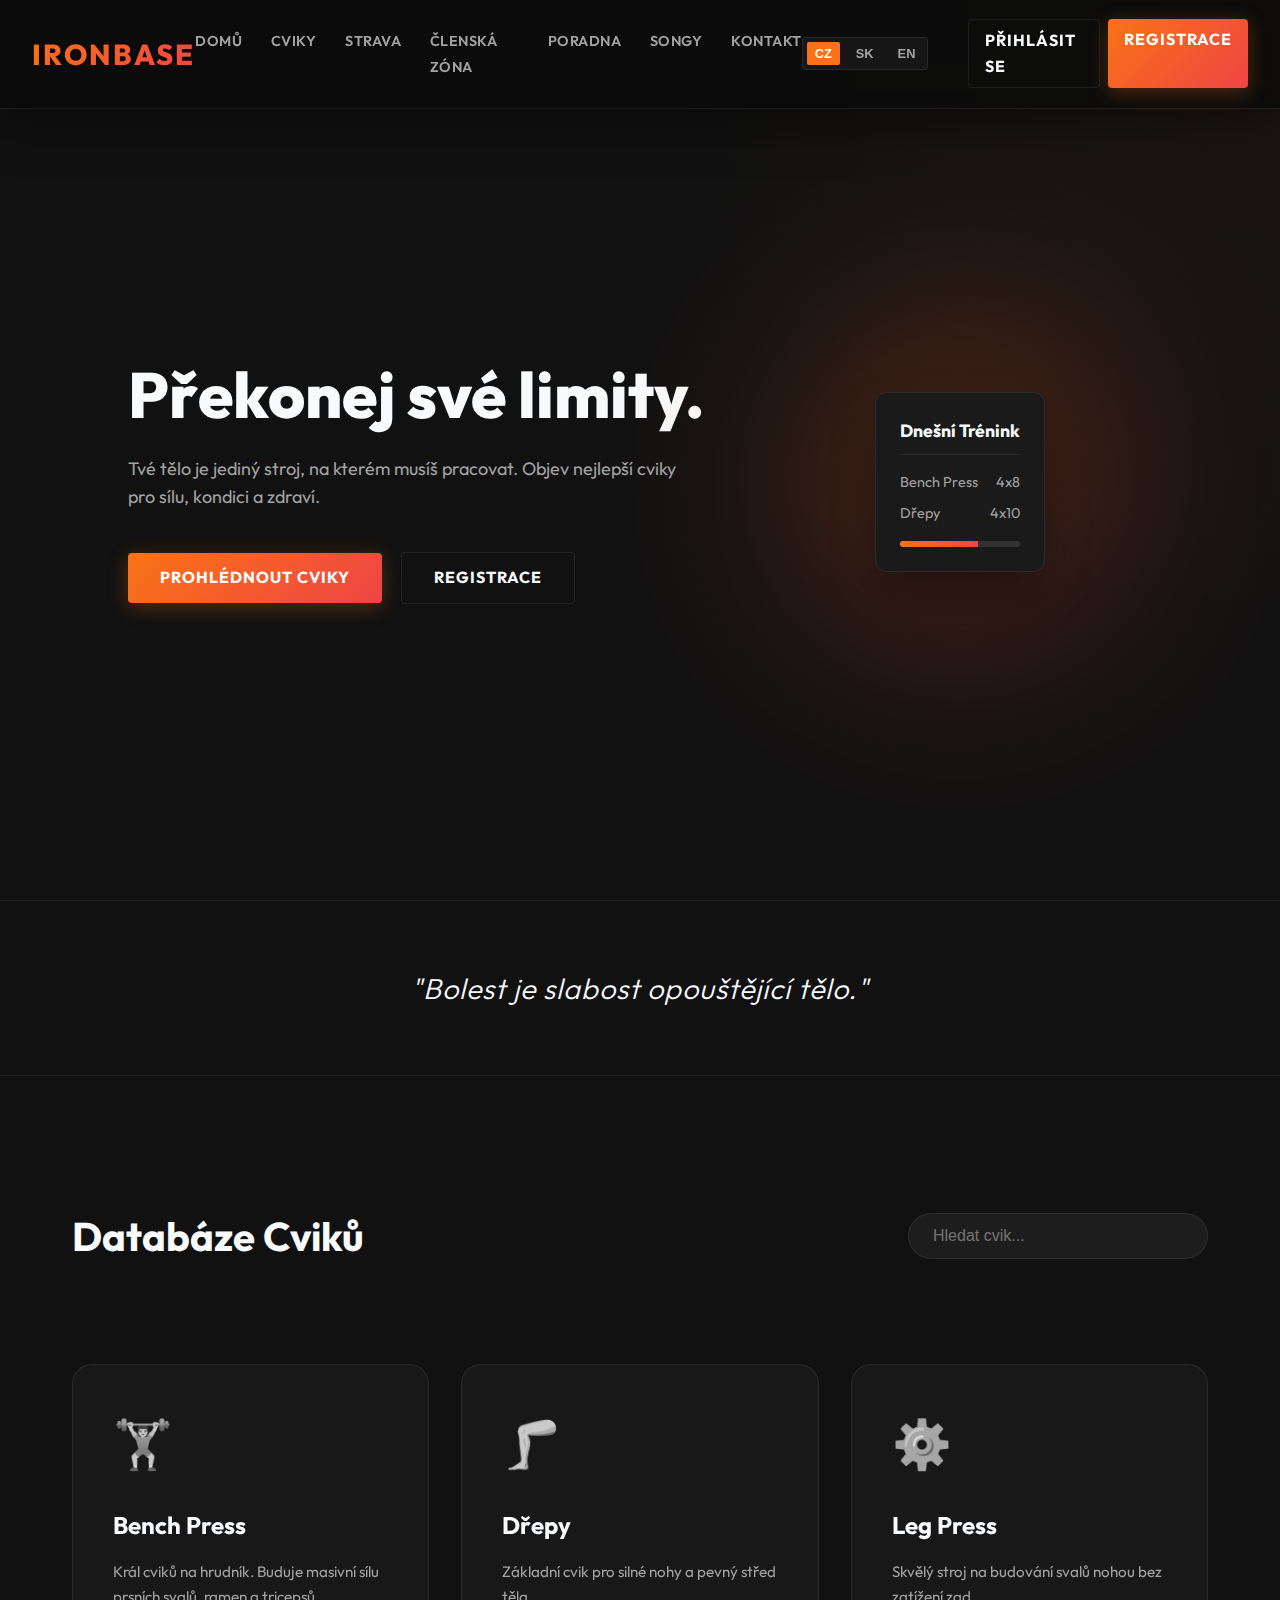
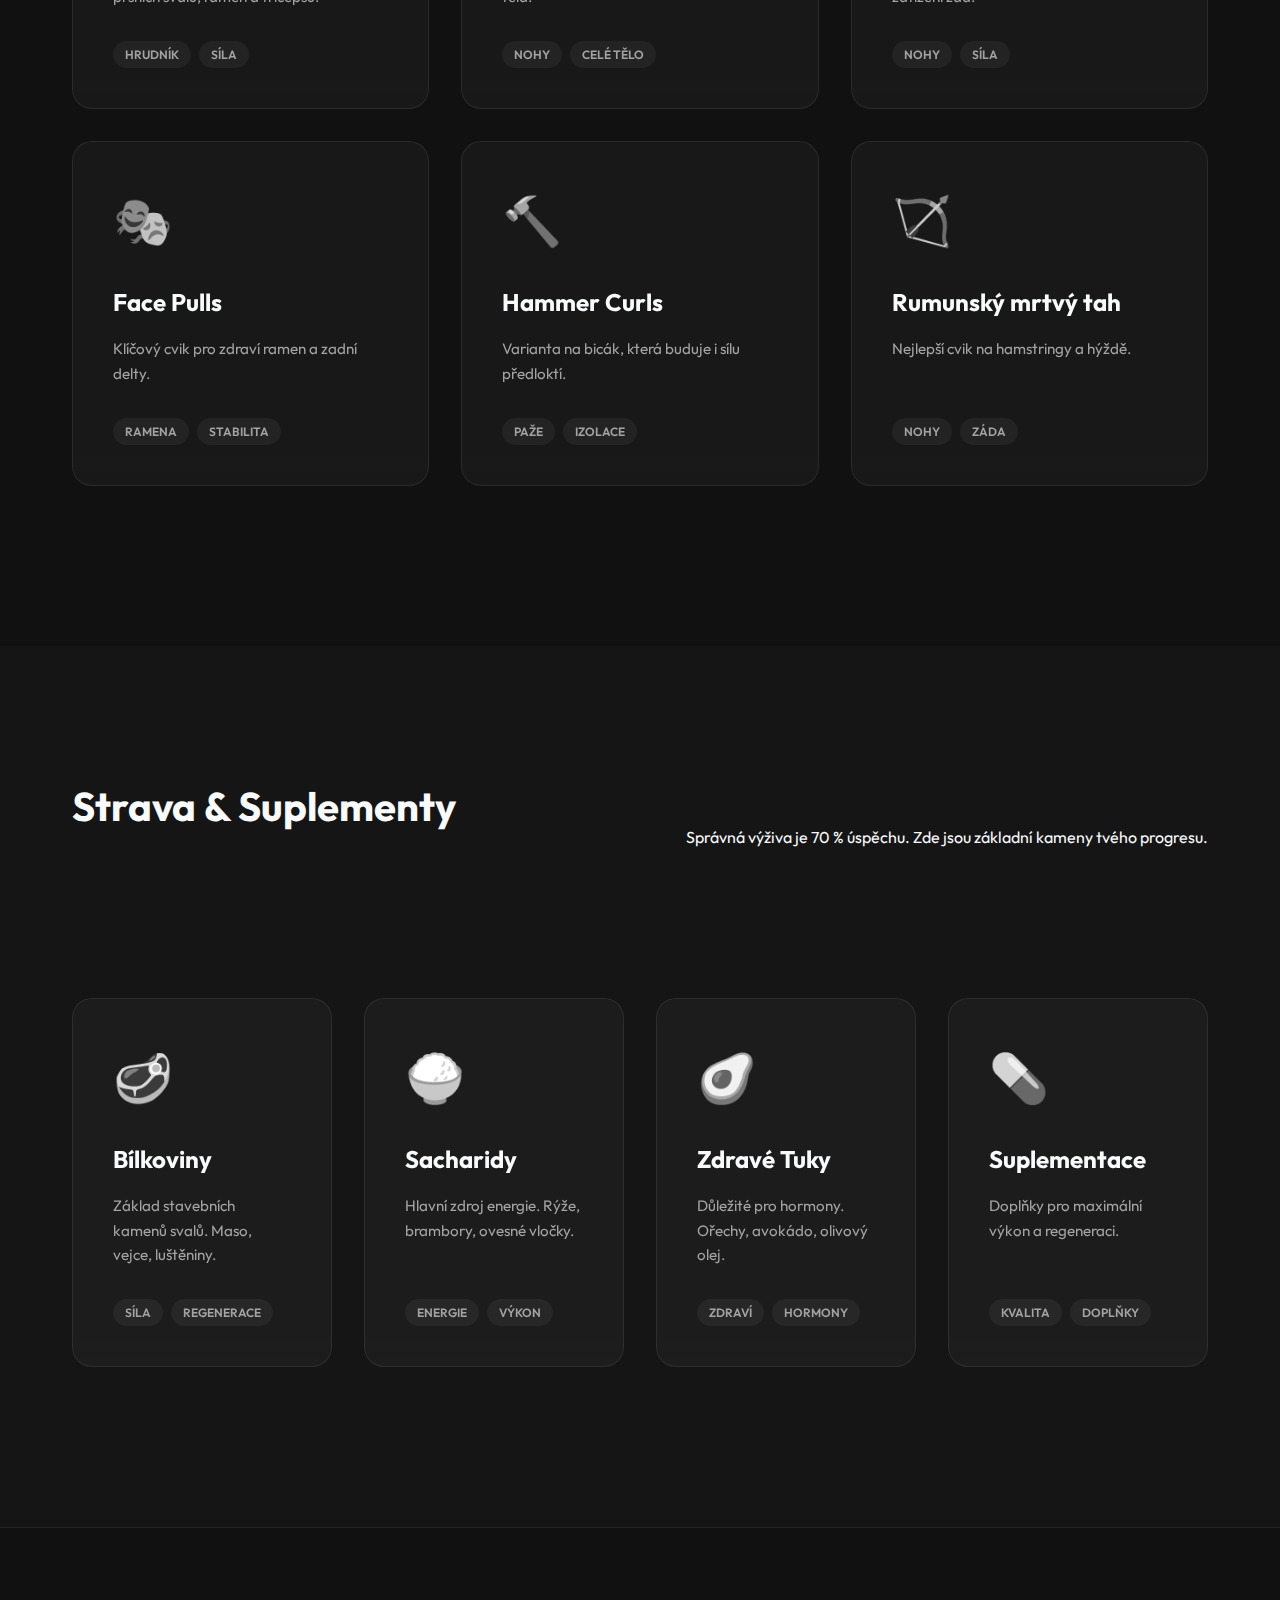
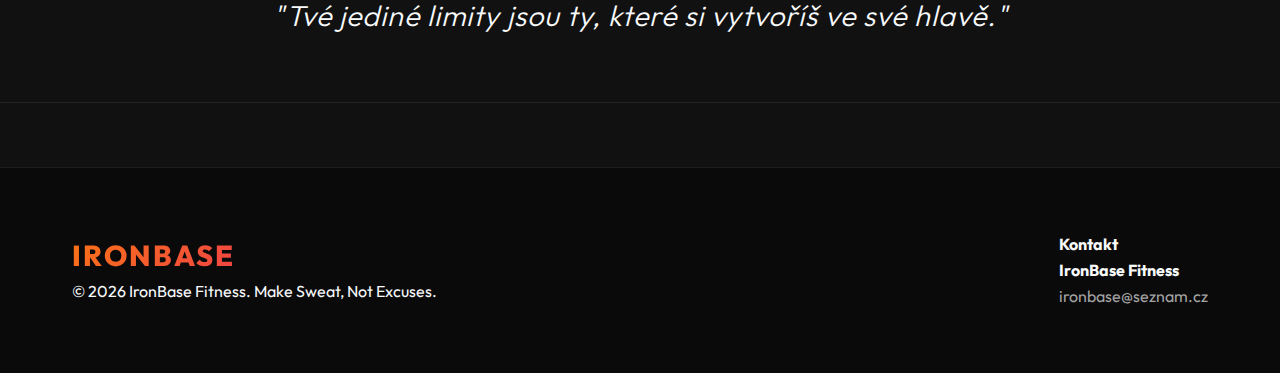
<file: index.html>
<!DOCTYPE html>
<html lang="cz">

<head>
    <meta charset="UTF-8">
    <meta name="viewport" content="width=device-width, initial-scale=1.0">
    <title data-i18n="pageTitle">IronBase Fitness</title>
    <link rel="stylesheet" href="style.css">
    <link rel="preconnect" href="https://fonts.googleapis.com">
    <link rel="preconnect" href="https://fonts.gstatic.com" crossorigin>
    <link href="https://fonts.googleapis.com/css2?family=Outfit:wght@300;400;600;700&display=swap" rel="stylesheet">
</head>

<body>
    <header>
        <div class="container">
            <a href="index.html" class="logo">IronBase</a>
            <nav>
                <ul>
                    <li><a href="index.html" class="active" data-i18n="navHome">Domů</a></li>
                    <li><a href="#exercises" data-i18n="navExercises">Cviky</a></li>
                    <li><a href="#nutrition" data-i18n="navNutrition">Strava</a></li>
                    <li><a href="clenska-zona.html" data-i18n="navMembership">Členská zóna</a></li>
                    <li><a href="poradna.html" data-i18n="navQa">Poradna</a></li>
                    <li><a href="songy.html" data-i18n="navSongs">Songy</a></li>
                    <li><a href="kontakt.html" data-i18n="navContact">Kontakt</a></li>
                </ul>
            </nav>
            <div class="header-actions">
                <div class="lang-switch">
                    <button class="lang-btn active" data-lang="cz">CZ</button>
                    <button class="lang-btn" data-lang="sk">SK</button>
                    <button class="lang-btn" data-lang="en">EN</button>
                </div>
                <div class="auth-buttons" style="display: flex; gap: 0.5rem;">
                    <a href="ucet.html#login" id="login-btn-nav" class="btn-secondary" style="padding: 0.5rem 1rem;"
                        data-i18n="btnLogin">Přihlásit se</a>
                    <a href="ucet.html#register" id="register-btn-nav" class="btn-primary" style="padding: 0.5rem 1rem;"
                        data-i18n="heroBtnRegister">Registrace</a>
                </div>
            </div>
        </div>
    </header>

    <main>
        <section id="hero" class="hero">
            <div class="container">
                <div class="hero-content">
                    <h1 data-i18n="heroTitle">Překonej své limity.</h1>
                    <p data-i18n="heroSubtitle">Tvé tělo je jediný stroj, na kterém musíš pracovat. Objev nejlepší cviky
                        pro sílu, kondici a zdraví.</p>
                    <div class="hero-buttons">
                        <a href="#exercises" class="btn-primary" data-i18n="heroBtnExercises">Prohlédnout cviky</a>
                        <a href="ucet.html#register" class="btn-secondary" data-i18n="heroBtnRegister">Registrace</a>
                    </div>
                </div>
                <div class="hero-visual">
                    <div class="glow-circle"></div>
                    <div class="glass-card">
                        <h3 data-i18n="statsTitle">Dnešní Trénink</h3>
                        <div class="workout-stats">
                            <div class="stat-row">
                                <span data-i18n="statsBench">Bench Press</span>
                                <span>4x8</span>
                            </div>
                            <div class="stat-row">
                                <span data-i18n="statsSquat">Dřepy</span>
                                <span>4x10</span>
                            </div>
                            <div class="progress-bar">
                                <div class="fill"></div>
                            </div>
                        </div>
                    </div>
                </div>
            </div>
        </section>

        <section class="quote-banner">
            <div class="container">
                <blockquote data-i18n="quote1">"Bolest je slabost opouštějící tělo."</blockquote>
            </div>
        </section>

        <section id="exercises" class="exercises">
            <div class="container">
                <div class="exercises-header">
                    <h2 data-i18n="exercisesTitle">Databáze Cviků</h2>
                    <div class="search-bar">
                        <input type="text" id="exercise-search" data-i18n-placeholder="searchPlaceholder"
                            placeholder="Hledat cvik...">
                    </div>
                </div>
                <div class="exercises-grid">
                    <div class="exercise-card">
                        <div class="icon">🏋️‍♂️</div>
                        <h3 data-i18n="exBenchTitle">Bench Press</h3>
                        <p data-i18n="exBenchDesc">Král cviků na hrudník. Buduje masivní sílu prsních svalů, ramen a
                            tricepsů.</p>
                        <div class="tags"><span data-i18n="tagChest">Hrudník</span><span
                                data-i18n="tagStrength">Síla</span></div>
                    </div>
                    <!-- Other cards simplified here -->
                    <div class="exercise-card">
                        <div class="icon">🦵</div>
                        <h3 data-i18n="exSquatTitle">Dřepy</h3>
                        <p data-i18n="exSquatDesc">Základní cvik pro silné nohy a pevný střed těla.</p>
                        <div class="tags"><span data-i18n="tagLegs">Nohy</span><span data-i18n="tagFullBody">Celé
                                tělo</span></div>
                    </div>
                    <div class="exercise-card">
                        <div class="icon">⚙️</div>
                        <h3 data-i18n="exLegPressTitle">Leg Press</h3>
                        <p data-i18n="exLegPressDesc">Skvělý stroj na budování svalů nohou bez zatížení zad.</p>
                        <div class="tags"><span data-i18n="tagLegs">Nohy</span><span data-i18n="tagStrength">Síla</span>
                        </div>
                    </div>
                    <div class="exercise-card">
                        <div class="icon">🎭</div>
                        <h3 data-i18n="exFacePullTitle">Face Pulls</h3>
                        <p data-i18n="exFacePullDesc">Klíčový cvik pro zdraví ramen a zadní delty.</p>
                        <div class="tags"><span data-i18n="tagShoulders">Ramena</span><span
                                data-i18n="tagStability">Stabilita</span></div>
                    </div>
                    <div class="exercise-card">
                        <div class="icon">🔨</div>
                        <h3 data-i18n="exHammerTitle">Hammer Curls</h3>
                        <p data-i18n="exHammerDesc">Varianta na bicák, která buduje i sílu předloktí.</p>
                        <div class="tags"><span data-i18n="tagArms">Paže</span><span
                                data-i18n="tagIsolation">Izolace</span></div>
                    </div>
                    <div class="exercise-card">
                        <div class="icon">🏹</div>
                        <h3 data-i18n="exRdlTitle">Rumunský mrtvý tah</h3>
                        <p data-i18n="exRdlDesc">Nejlepší cvik na hamstringy a hýždě.</p>
                        <div class="tags"><span data-i18n="tagLegs">Nohy</span><span data-i18n="tagBack">Záda</span>
                        </div>
                    </div>
                </div>
            </div>
        </section>

        <section id="nutrition" class="nutrition section-padding">
            <div class="container">
                <div class="exercises-header">
                    <h2 data-i18n="nutritionTitle">Strava & Suplementy</h2>
                    <p data-i18n="nutriProteinsDesc">Správná výživa je 70 % úspěchu. Zde jsou základní kameny tvého
                        progresu.
                    </p>
                </div>
                <div class="exercises-grid nutrition-grid">
                    <div class="exercise-card">
                        <div class="icon">🥩</div>
                        <h3 data-i18n="nutriProteins">Bílkoviny</h3>
                        <p data-i18n="nutriProteinsDesc">Základ stavebních kamenů svalů. Maso, vejce, luštěniny.</p>
                        <div class="tags"><span data-i18n="tagStrength">Síla</span><span
                                data-i18n="tagStability">Regenerace</span></div>
                    </div>
                    <div class="exercise-card">
                        <div class="icon">🍚</div>
                        <h3 data-i18n="nutriCarbs">Sacharidy</h3>
                        <p data-i18n="nutriCarbsDesc">Hlavní zdroj energie. Rýže, brambory, ovesné vločky.</p>
                        <div class="tags"><span data-i18n="tagEnergy">Energie</span><span
                                data-i18n="tagFullBody">Výkon</span></div>
                    </div>
                    <div class="exercise-card">
                        <div class="icon">🥑</div>
                        <h3 data-i18n="nutriFats">Zdravé Tuky</h3>
                        <p data-i18n="nutriFatsDesc">Důležité pro hormony. Ořechy, avokádo, olivový olej.</p>
                        <div class="tags"><span data-i18n="tagStability">Zdraví</span><span
                                data-i18n="tagHormones">Hormony</span></div>
                    </div>
                    <div class="exercise-card">
                        <div class="icon">💊</div>
                        <h3 data-i18n="nutriSupps">Suplementace</h3>
                        <p data-i18n="nutriSuppsDesc">Doplňky pro maximální výkon a regeneraci.</p>
                        <div class="tags"><span data-i18n="tagQuality">Kvalita</span><span
                                data-i18n="tagSupplements">Doplňky</span></div>
                    </div>
                </div>
            </div>
        </section>

        <section class="quote-banner">
            <div class="container">
                <blockquote data-i18n="quote2">"Tvé jediné limity jsou ty, které si vytvoříš ve své hlavě."</blockquote>
            </div>
        </section>
    </main>

    <footer id="contact">
        <div class="container">
            <div class="footer-content">
                <div class="footer-logo">
                    <a href="#" class="logo">IronBase</a>
                    <p data-i18n="footerRights">&copy; 2026 IronBase Fitness. Make Sweat, Not Excuses.</p>
                </div>
                <div class="footer-contact-info">
                    <h4 data-i18n="navContact">Kontakt</h4>
                    <p><strong>IronBase Fitness</strong></p>
                    <p><a href="mailto:ironbase@seznam.cz">ironbase@seznam.cz</a></p>
                </div>
            </div>
        </div>
    </footer>

    <script src="script.js"></script>
</body>

</html>
</file>
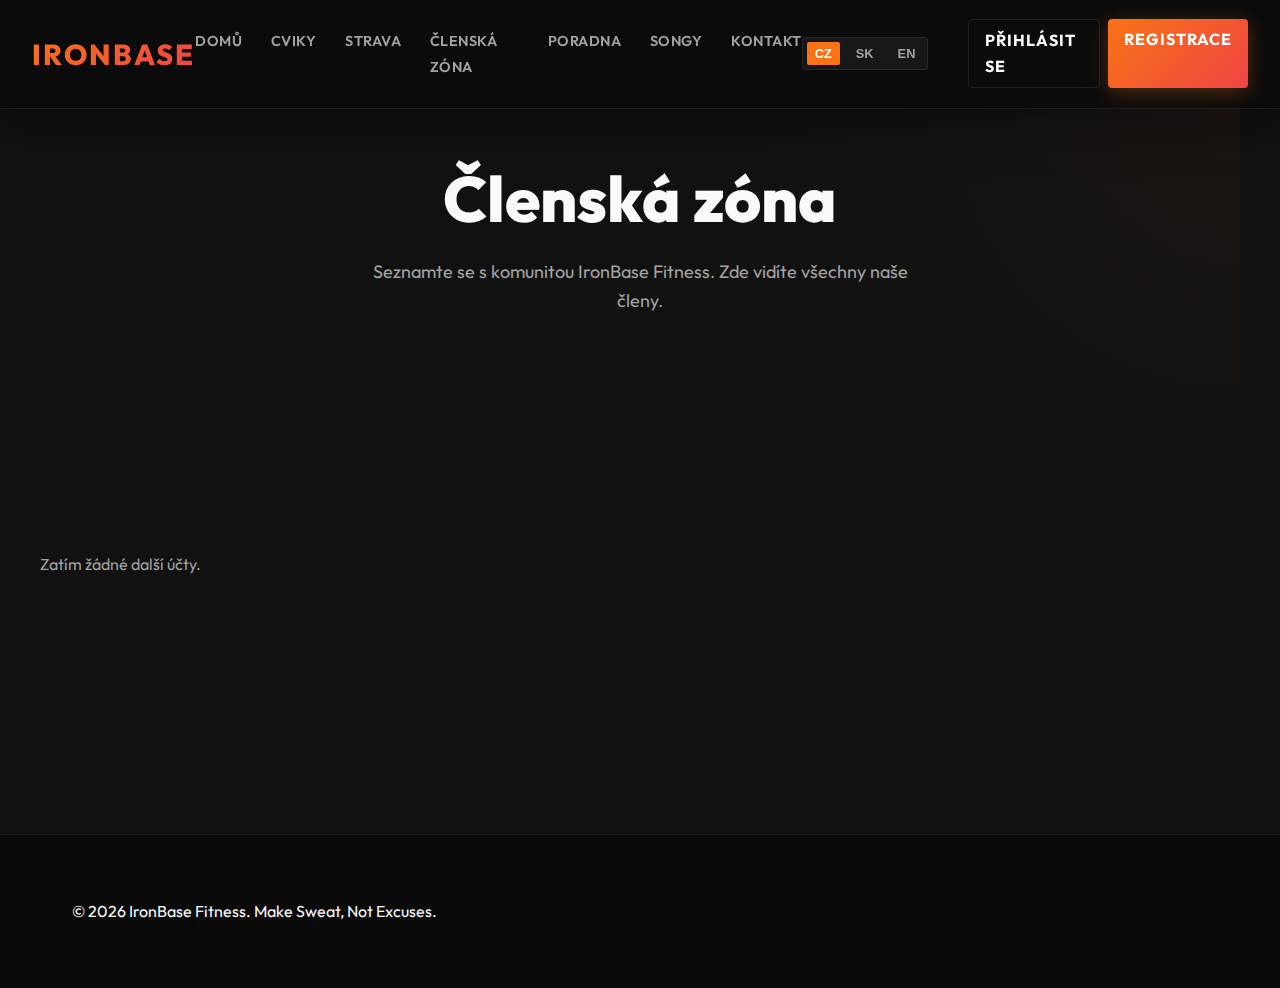
<file: clenska-zona.html>
<!DOCTYPE html>
<html lang="cz">

<head>
    <meta charset="UTF-8">
    <meta name="viewport" content="width=device-width, initial-scale=1.0">
    <title data-i18n="pageTitle">IronBase Fitness - Členská zóna</title>
    <link rel="stylesheet" href="style.css">
    <link rel="preconnect" href="https://fonts.googleapis.com">
    <link rel="preconnect" href="https://fonts.gstatic.com" crossorigin>
    <link href="https://fonts.googleapis.com/css2?family=Outfit:wght@300;400;600;700&display=swap" rel="stylesheet">
</head>

<body class="subpage">
    <header>
        <div class="container">
            <a href="index.html" class="logo">IronBase</a>
            <nav>
                <ul>
                    <li><a href="index.html" data-i18n="navHome">Domů</a></li>
                    <li><a href="index.html#exercises" data-i18n="navExercises">Cviky</a></li>
                    <li><a href="index.html#nutrition" data-i18n="navNutrition">Strava</a></li>
                    <li><a href="clenska-zona.html" class="active" data-i18n="navMembership">Členská zóna</a></li>
                    <li><a href="poradna.html" data-i18n="navQa">Poradna</a></li>
                    <li><a href="songy.html" data-i18n="navSongs">Songy</a></li>
                    <li><a href="kontakt.html" data-i18n="navContact">Kontakt</a></li>
                </ul>
            </nav>
            <div class="header-actions">
                <div class="lang-switch">
                    <button class="lang-btn active" data-lang="cz">CZ</button>
                    <button class="lang-btn" data-lang="sk">SK</button>
                    <button class="lang-btn" data-lang="en">EN</button>
                </div>
                <div class="auth-buttons" style="display: flex; gap: 0.5rem;">
                    <a href="ucet.html#login-anchor" id="login-btn-nav" class="btn-secondary"
                        style="padding: 0.5rem 1rem;" data-i18n="btnLogin">Přihlásit se</a>
                    <a href="ucet.html#register" id="register-btn-nav" class="btn-primary" style="padding: 0.5rem 1rem;"
                        data-i18n="heroBtnRegister">Registrace</a>
                </div>
            </div>
        </div>
    </header>

    <main class="container section-padding">
        <section id="member-zone-hero" class="hero" style="min-height: auto; padding: 4rem 0;">
            <div class="hero-content" style="text-align: center; margin: 0 auto; max-width: 800px;">
                <h1 data-i18n="membershipTitle">Členská zóna</h1>
                <p data-i18n="qaDesc">Seznamte se s komunitou IronBase Fitness. Zde vidíte všechny naše členy.</p>
            </div>
        </section>

        <section id="members-list-section" class="section-padding">
            <div id="all-users-list" class="members-grid">
                <!-- Filled by JS -->
            </div>
        </section>
    </main>

    <footer>
        <div class="container">
            <p data-i18n="footerRights">&copy; 2026 IronBase Fitness. Make Sweat, Not Excuses.</p>
        </div>
    </footer>

    <script src="script.js"></script>
</body>

</html>
</file>
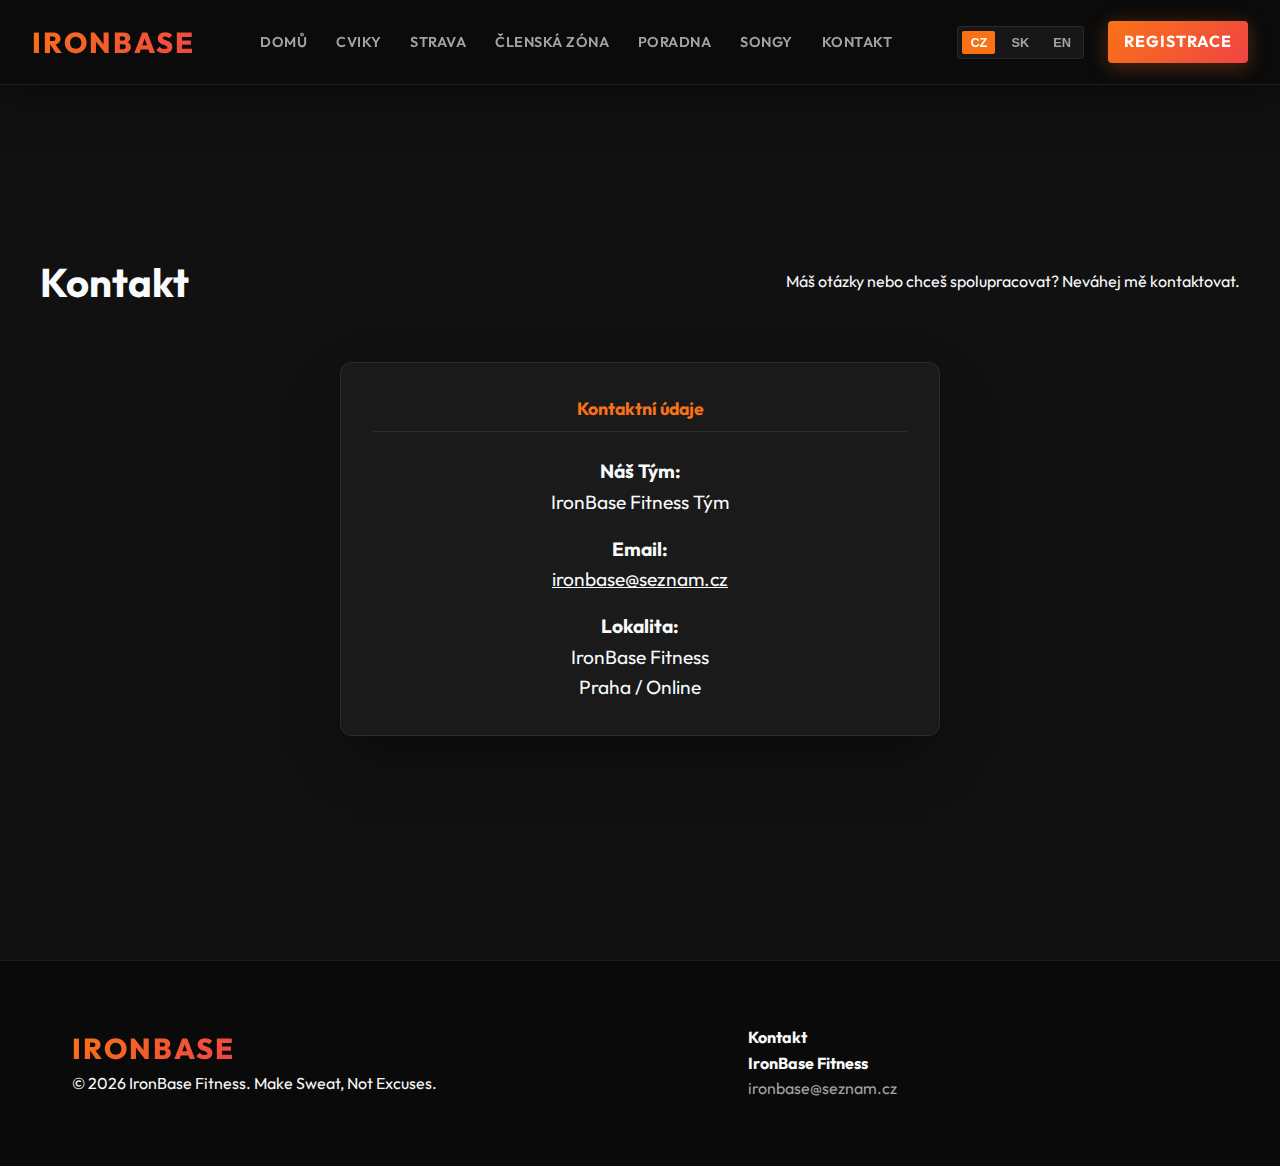
<file: kontakt.html>
<!DOCTYPE html>
<html lang="cz">

<head>
    <meta charset="UTF-8">
    <meta name="viewport" content="width=device-width, initial-scale=1.0">
    <title data-i18n="pageTitle">IronBase Fitness - Kontakt</title>
    <link rel="stylesheet" href="style.css">
    <link rel="preconnect" href="https://fonts.googleapis.com">
    <link rel="preconnect" href="https://fonts.gstatic.com" crossorigin>
    <link href="https://fonts.googleapis.com/css2?family=Outfit:wght@300;400;600;700&display=swap" rel="stylesheet">
</head>

<body>
    <header>
        <div class="container">
            <a href="index.html" class="logo">IronBase</a>
            <nav>
                <ul>
                    <li><a href="index.html" data-i18n="navHome">Domů</a></li>
                    <li><a href="index.html#exercises" data-i18n="navExercises">Cviky</a></li>
                    <li><a href="index.html#nutrition" data-i18n="navNutrition">Strava</a></li>
                    <li><a href="clenska-zona.html" data-i18n="navMembership">Členská zóna</a></li>
                    <li><a href="poradna.html" data-i18n="navQa">Poradna</a></li>
                    <li><a href="songy.html" data-i18n="navSongs">Songy</a></li>
                    <li><a href="kontakt.html" class="active" data-i18n="navContact">Kontakt</a></li>
                </ul>
            </nav>
            <div class="header-actions">
                <div class="lang-switch">
                    <button class="lang-btn active" data-lang="cz">CZ</button>
                    <button class="lang-btn" data-lang="sk">SK</button>
                    <button class="lang-btn" data-lang="en">EN</button>
                </div>
                <a href="ucet.html#register" id="register-btn-nav" class="btn-primary" style="padding: 0.5rem 1rem;"
                    data-i18n="heroBtnRegister">Registrace</a>
            </div>
        </div>
    </header>

    <main>
        <section class="contact-page" style="padding-top: 150px; padding-bottom: 5rem;">
            <div class="container section-padding">
                <div class="exercises-header" style="text-align: center; margin-bottom: 3rem;">
                    <h2 data-i18n="navContact">Kontakt</h2>
                    <p>Máš otázky nebo chceš spolupracovat? Neváhej mě kontaktovat.</p>
                </div>

                <div class="glass-card" style="max-width: 600px; margin: 0 auto; padding: 2rem; text-align: center;">
                    <h3 style="margin-bottom: 1.5rem; color: var(--primary-color);">Kontaktní údaje</h3>
                    <div class="contact-details"
                        style="display: flex; flex-direction: column; gap: 1rem; font-size: 1.2rem;">
                        <p>
                            <strong>Náš Tým:</strong><br>
                            IronBase Fitness Tým
                        </p>
                        <p>
                            <strong>Email:</strong><br>
                            <a href="mailto:ironbase@seznam.cz"
                                style="color: var(--text-color); text-decoration: underline;">ironbase@seznam.cz</a>
                        </p>
                        <p>
                            <strong>Lokalita:</strong><br>
                            IronBase Fitness<br>
                            Praha / Online
                        </p>
                    </div>
                </div>
            </div>
        </section>
    </main>

    <footer id="contact">
        <div class="container">
            <div class="footer-content">
                <div class="footer-logo">
                    <a href="index.html" class="logo">IronBase</a>
                    <p data-i18n="footerRights">&copy; 2026 IronBase Fitness. Make Sweat, Not Excuses.</p>
                </div>
                <div class="footer-contact-info">
                    <h4 data-i18n="navContact">Kontakt</h4>
                    <p><strong>IronBase Fitness</strong></p>
                    <p><a href="mailto:ironbase@seznam.cz">ironbase@seznam.cz</a></p>
                </div>
                <div class="footer-links">


                </div>
            </div>
        </div>
    </footer>

    <script src="script.js"></script>
</body>

</html>
</file>
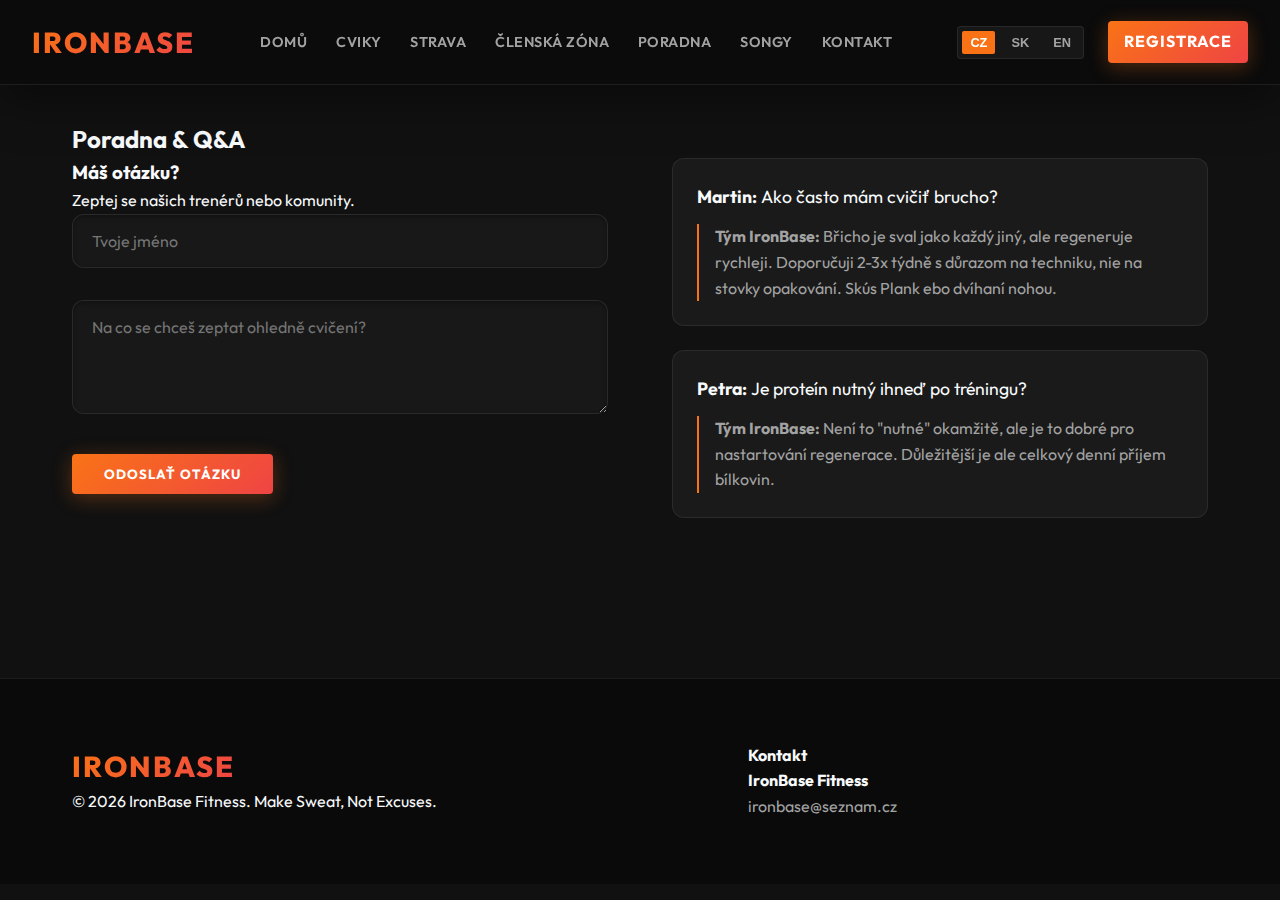
<file: poradna.html>
<!DOCTYPE html>
<html lang="cz">

<head>
    <meta charset="UTF-8">
    <meta name="viewport" content="width=device-width, initial-scale=1.0">
    <title data-i18n="pageTitle">IronBase Fitness - Poradna</title>
    <link rel="stylesheet" href="style.css">
    <link rel="preconnect" href="https://fonts.googleapis.com">
    <link rel="preconnect" href="https://fonts.gstatic.com" crossorigin>
    <link href="https://fonts.googleapis.com/css2?family=Outfit:wght@300;400;600;700&display=swap" rel="stylesheet">
</head>

<body>
    <header>
        <div class="container">
            <a href="index.html" class="logo">IronBase</a>
            <nav>
                <ul>
                    <li><a href="index.html" data-i18n="navHome">Domů</a></li>
                    <li><a href="index.html#exercises" data-i18n="navExercises">Cviky</a></li>
                    <li><a href="index.html#nutrition" data-i18n="navNutrition">Strava</a></li>
                    <li><a href="clenska-zona.html" data-i18n="navMembership">Členská zóna</a></li>
                    <li><a href="poradna.html" class="active" data-i18n="navQa">Poradna</a></li>
                    <li><a href="songy.html" data-i18n="navSongs">Songy</a></li>
                    <li><a href="kontakt.html" data-i18n="navContact">Kontakt</a></li>
                </ul>
            </nav>
            <div class="header-actions">
                <div class="lang-switch">
                    <button class="lang-btn active" data-lang="cz">CZ</button>
                    <button class="lang-btn" data-lang="sk">SK</button>
                    <button class="lang-btn" data-lang="en">EN</button>
                </div>
                <a href="ucet.html#register" id="register-btn-nav" class="btn-primary" style="padding: 0.5rem 1rem;"
                    data-i18n="heroBtnRegister">Registrace</a>
            </div>
        </div>
    </header>

    <main>
        <section id="qa" class="qa-section" style="padding-top: 120px;">
            <div class="container">
                <h2 data-i18n="qaTitle">Poradna & Q&A</h2>
                <div class="qa-content">
                    <div class="qa-form-container">
                        <h3 data-i18n="qaAskTitle">Máš otázku?</h3>
                        <p data-i18n="qaAskDesc">Zeptej se našich trenérů nebo komunity.</p>
                        <form id="qa-form">
                            <div class="input-group">
                                <input type="text" id="qa-name" data-i18n-placeholder="placeholderName"
                                    placeholder="Tvoje jméno" required>
                            </div>
                            <div class="input-group">
                                <textarea id="qa-question" data-i18n-placeholder="placeholderQuestion"
                                    placeholder="Na co se chceš zeptat ohledně cvičení?" rows="4" required></textarea>
                            </div>
                            <button type="submit" class="btn-primary" data-i18n="btnSendQuestion">Odoslať
                                otázku</button>
                        </form>
                    </div>
                    <div class="qa-list" id="qa-list">
                        <!-- Example Questions -->
                        <div class="qa-item">
                            <div class="question">
                                <strong>Martin:</strong> <span data-i18n="qaEx1Q">Ako často mám cvičiť brucho?</span>
                            </div>
                            <div class="answer">
                                <strong><span data-i18n="trainerName">Tým IronBase</span>:</strong> <span
                                    data-i18n="qaEx1A">Břicho je sval jako každý jiný, ale regeneruje rychleji.
                                    Doporučuji 2-3x týdně s důrazom na techniku, nie na stovky opakování. Skús Plank
                                    ebo dvíhaní nohou.</span>
                            </div>
                        </div>
                        <div class="qa-item">
                            <div class="question">
                                <strong>Petra:</strong> <span data-i18n="qaEx2Q">Je proteín nutný ihneď po
                                    tréningu?</span>
                            </div>
                            <div class="answer">
                                <strong><span data-i18n="trainerName">Tým IronBase</span>:</strong> <span
                                    data-i18n="qaEx2A">Není to "nutné" okamžitě, ale je to dobré pro nastartování
                                    regenerace. Důležitější je ale celkový denní příjem bílkovin.</span>
                            </div>
                        </div>
                    </div>
                </div>
            </div>
        </section>
    </main>

    <footer id="contact">
        <div class="container">
            <div class="footer-content">
                <div class="footer-logo">
                    <a href="index.html" class="logo">IronBase</a>
                    <p data-i18n="footerRights">&copy; 2026 IronBase Fitness. Make Sweat, Not Excuses.</p>
                </div>
                <div class="footer-contact-info">
                    <h4 data-i18n="navContact">Kontakt</h4>
                    <p><strong>IronBase Fitness</strong></p>
                    <p><a href="mailto:ironbase@seznam.cz">ironbase@seznam.cz</a></p>
                </div>
                <div class="footer-links">


                </div>
            </div>
        </div>
    </footer>

    <script src="script.js"></script>
</body>

</html>
</file>
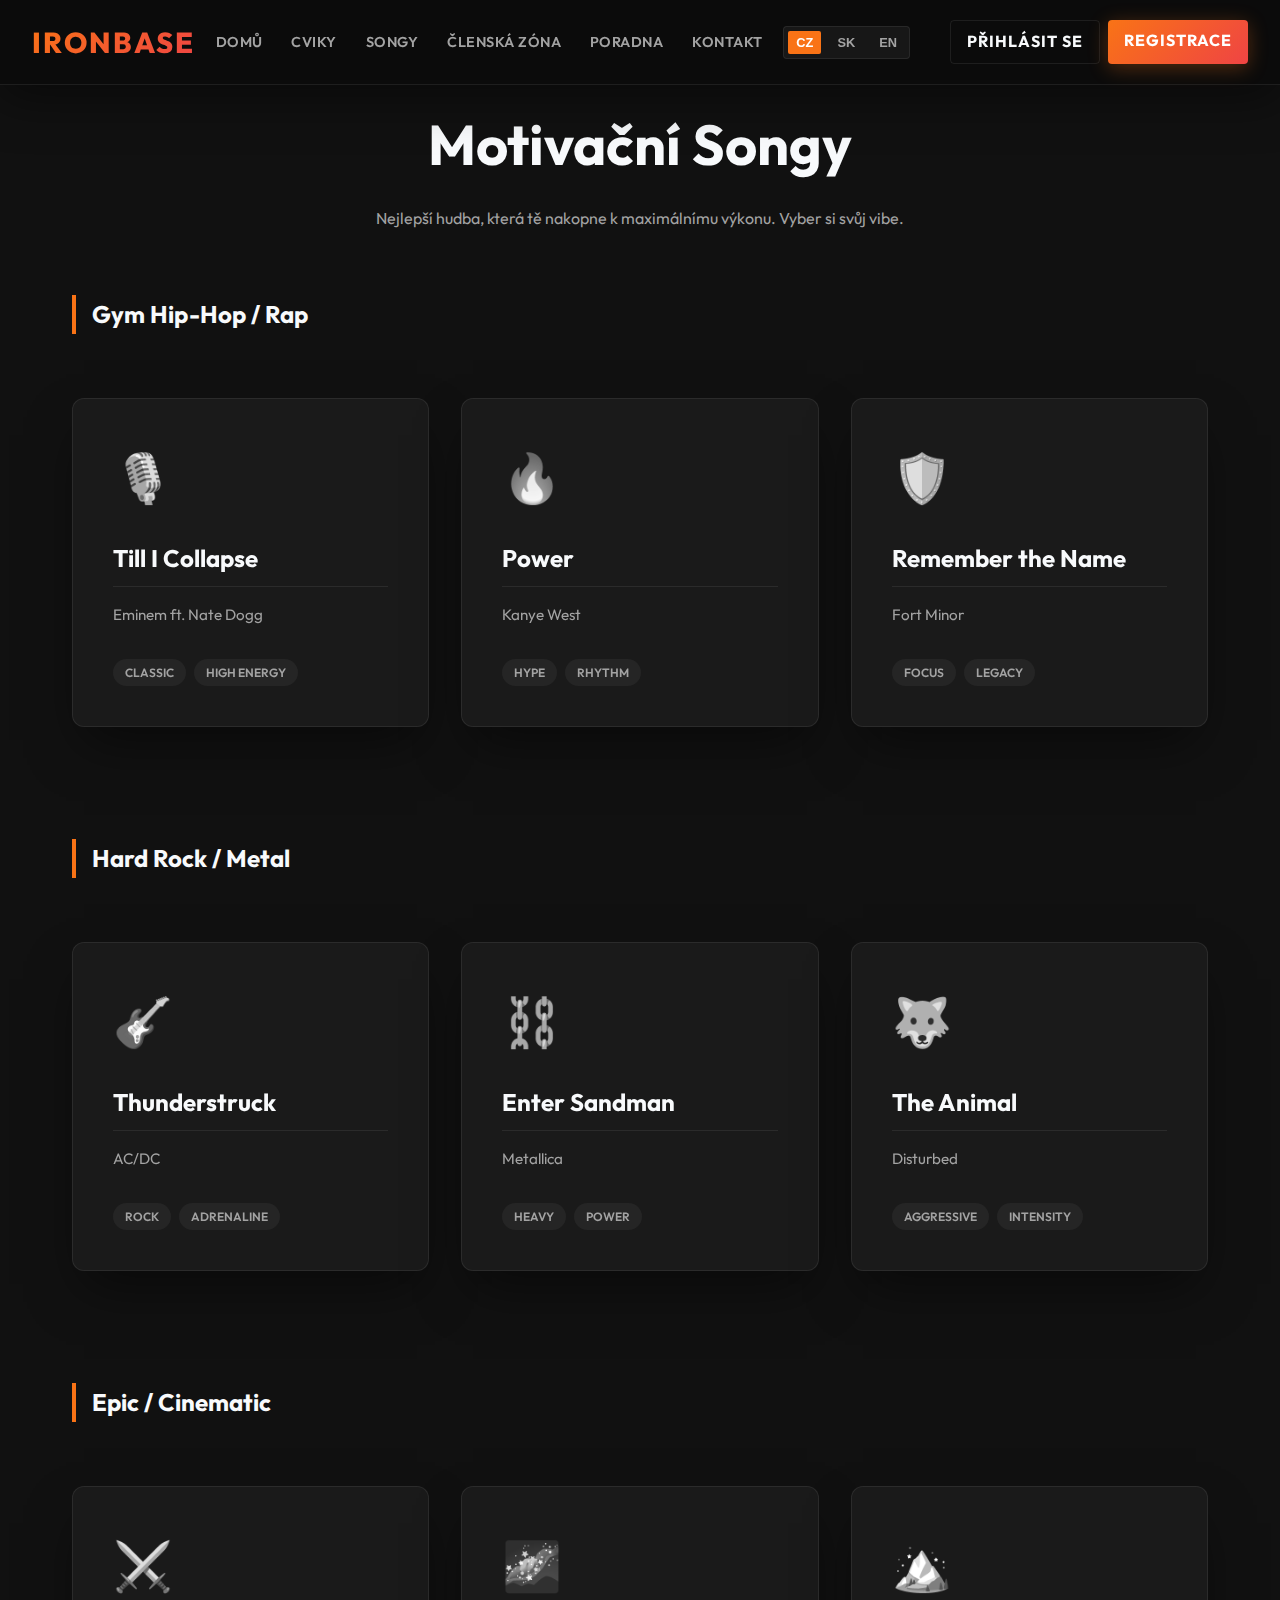
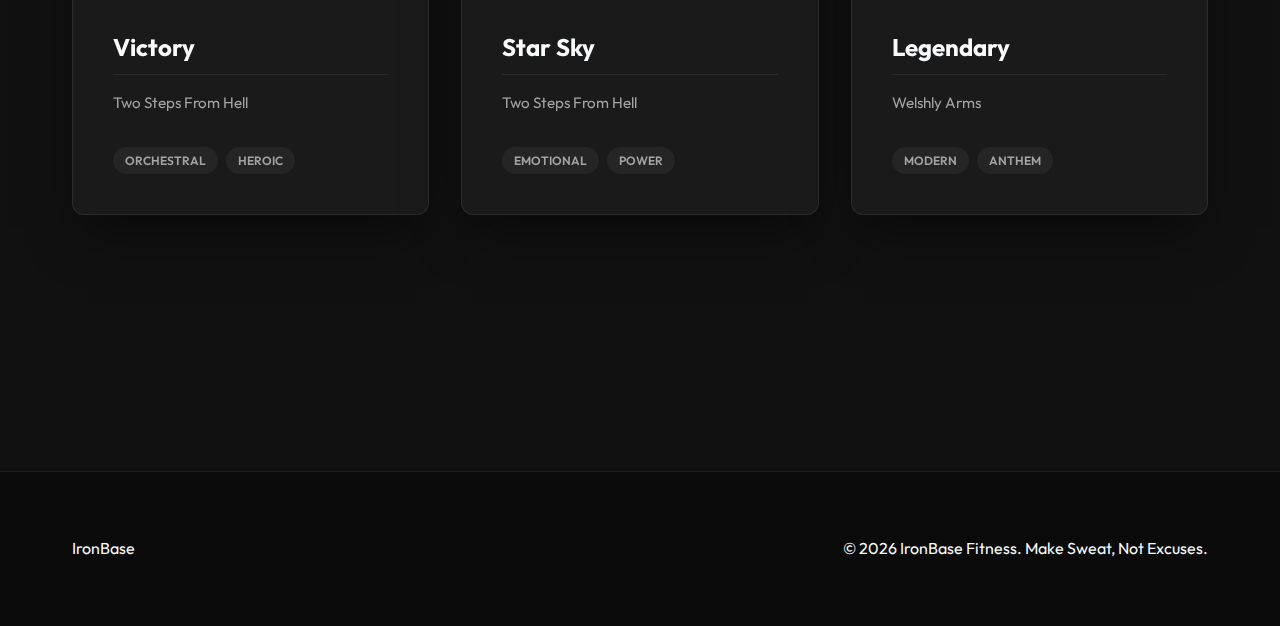
<file: songy.html>
<!DOCTYPE html>
<html lang="cz">

<head>
    <meta charset="UTF-8">
    <meta name="viewport" content="width=device-width, initial-scale=1.0">
    <title data-i18n="songsPageTitle">Motivační Songy | IronBase Fitness</title>
    <link rel="stylesheet" href="style.css">
    <link rel="preconnect" href="https://fonts.googleapis.com">
    <link rel="preconnect" href="https://fonts.gstatic.com" crossorigin>
    <link href="https://fonts.googleapis.com/css2?family=Outfit:wght@300;400;600;700&display=swap" rel="stylesheet">
</head>

<body>
    <header>
        <div class="container">
            <a href="index.html" class="logo">IronBase</a>
            <nav>
                <ul>
                    <li><a href="index.html" data-i18n="navHome">Domů</a></li>
                    <li><a href="index.html#exercises" data-i18n="navExercises">Cviky</a></li>
                    <li><a href="songy.html" class="active" data-i18n="navSongs">Songy</a></li>
                    <li><a href="clenska-zona.html" data-i18n="navMembership">Členská zóna</a></li>
                    <li><a href="poradna.html" data-i18n="navQa">Poradna</a></li>
                    <li><a href="kontakt.html" data-i18n="navContact">Kontakt</a></li>
                </ul>
            </nav>
            <div class="header-actions">
                <div class="lang-switch">
                    <button class="lang-btn active" data-lang="cz">CZ</button>
                    <button class="lang-btn" data-lang="sk">SK</button>
                    <button class="lang-btn" data-lang="en">EN</button>
                </div>
                <div class="auth-buttons" style="display: flex; gap: 0.5rem;">
                    <a href="ucet.html#login" id="login-btn-nav" class="btn-secondary" style="padding: 0.5rem 1rem;"
                        data-i18n="btnLogin">Přihlásit se</a>
                    <a href="ucet.html#register" id="register-btn-nav" class="btn-primary" style="padding: 0.5rem 1rem;"
                        data-i18n="heroBtnRegister">Registrace</a>
                </div>
            </div>
        </div>
    </header>

    <main class="section-padding">
        <section class="hero-small" style="text-align: center; margin-bottom: 4rem;">
            <div class="container">
                <h1 data-i18n="songsTitle" style="font-size: 3.5rem; margin-bottom: 1rem;">Motivační Songy</h1>
                <p data-i18n="songsSubtitle" style="color: var(--text-muted); max-width: 600px; margin: 0 auto;">
                    Nejlepší hudba, která tě nakopne k maximálnímu výkonu. Vyber si svůj vibe.</p>
            </div>
        </section>

        <section class="songs-grid container">
            <h2 data-i18n="catHipHop"
                style="margin-bottom: 2rem; border-left: 4px solid var(--primary-color); padding-left: 1rem;">Gym
                Hip-Hop / Rap</h2>
            <div class="exercises-grid" style="margin-bottom: 5rem;">
                <div class="exercise-card glass-card">
                    <div class="icon">🎙️</div>
                    <h3>Till I Collapse</h3>
                    <p>Eminem ft. Nate Dogg</p>
                    <div class="tags"><span>Classic</span><span>High Energy</span></div>
                </div>
                <div class="exercise-card glass-card">
                    <div class="icon">🔥</div>
                    <h3>Power</h3>
                    <p>Kanye West</p>
                    <div class="tags"><span>Hype</span><span>Rhythm</span></div>
                </div>
                <div class="exercise-card glass-card">
                    <div class="icon">🛡️</div>
                    <h3>Remember the Name</h3>
                    <p>Fort Minor</p>
                    <div class="tags"><span>Focus</span><span>Legacy</span></div>
                </div>
            </div>

            <h2 data-i18n="catRock"
                style="margin-bottom: 2rem; border-left: 4px solid var(--primary-color); padding-left: 1rem;">Hard Rock
                / Metal</h2>
            <div class="exercises-grid" style="margin-bottom: 5rem;">
                <div class="exercise-card glass-card">
                    <div class="icon">🎸</div>
                    <h3>Thunderstruck</h3>
                    <p>AC/DC</p>
                    <div class="tags"><span>Rock</span><span>Adrenaline</span></div>
                </div>
                <div class="exercise-card glass-card">
                    <div class="icon">⛓️</div>
                    <h3>Enter Sandman</h3>
                    <p>Metallica</p>
                    <div class="tags"><span>Heavy</span><span>Power</span></div>
                </div>
                <div class="exercise-card glass-card">
                    <div class="icon">🐺</div>
                    <h3>The Animal</h3>
                    <p>Disturbed</p>
                    <div class="tags"><span>Aggressive</span><span>Intensity</span></div>
                </div>
            </div>

            <h2 data-i18n="catEpic"
                style="margin-bottom: 2rem; border-left: 4px solid var(--primary-color); padding-left: 1rem;">Epic /
                Cinematic</h2>
            <div class="exercises-grid" style="margin-bottom: 5rem;">
                <div class="exercise-card glass-card">
                    <div class="icon">⚔️</div>
                    <h3>Victory</h3>
                    <p>Two Steps From Hell</p>
                    <div class="tags"><span>Orchestral</span><span>Heroic</span></div>
                </div>
                <div class="exercise-card glass-card">
                    <div class="icon">🌌</div>
                    <h3>Star Sky</h3>
                    <p>Two Steps From Hell</p>
                    <div class="tags"><span>Emotional</span><span>Power</span></div>
                </div>
                <div class="exercise-card glass-card">
                    <div class="icon">🏔️</div>
                    <h3>Legendary</h3>
                    <p>Welshly Arms</p>
                    <div class="tags"><span>Modern</span><span>Anthem</span></div>
                </div>
            </div>
        </section>
    </main>

    <footer>
        <div class="container">
            <div class="footer-content">
                <div class="footer-logo">IronBase</div>
                <p data-i18n="footerRights">© 2026 IronBase Fitness. Make Sweat, Not Excuses.</p>
            </div>
        </div>
    </footer>

    <script src="script.js"></script>
</body>

</html>
</file>
<file: style.css>
:root {
    --primary-color: #f97316;
    --secondary-color: #ef4444;
    --background-dark: #111111;
    --surface-dark: #1a1a1a;
    --text-light: #f8fafc;
    --text-muted: #a3a3a3;
    --glass-bg: rgba(255, 255, 255, 0.03);
    --glass-border: rgba(255, 255, 255, 0.08);
    --gradient-primary: linear-gradient(135deg, #f97316 0%, #ef4444 100%);
    --card-hover-bg: rgba(249, 115, 22, 0.1);
    --container-width: 1200px;
    --header-height: 80px;
}

html {
    scroll-behavior: smooth;
}

section[id] {
    scroll-margin-top: var(--header-height);
}

/* Layout Utilities */
.members-grid,
.nutrition-grid,
.exercises-grid {
    display: grid;
    grid-template-columns: repeat(auto-fill, minmax(280px, 1fr));
    gap: 2rem;
    padding: 2rem 0;
    justify-content: center;
}

.member-card,
.exercise-card,
.nutrition-card {
    background: var(--glass-bg);
    backdrop-filter: blur(12px);
    -webkit-backdrop-filter: blur(12px);
    border: 1px solid var(--glass-border);
    border-radius: 20px;
    padding: 2.5rem 1.5rem;
    transition: all 0.4s cubic-bezier(0.175, 0.885, 0.32, 1.275);
    position: relative;
    overflow: hidden;
}

.member-card:hover,
.exercise-card:hover,
.nutrition-card:hover {
    transform: translateY(-10px);
    border-color: var(--primary-color);
    box-shadow: 0 15px 35px rgba(249, 115, 22, 0.15);
}

.member-card {
    display: flex;
    flex-direction: column;
    align-items: center;
    text-align: center;
}

.member-avatar {
    width: 100px;
    height: 100px;
    border-radius: 50%;
    background: var(--surface-dark);
    border: 3px solid var(--primary-color);
    margin-bottom: 1.5rem;
    display: flex;
    align-items: center;
    justify-content: center;
    overflow: hidden;
    font-size: 3rem;
    box-shadow: 0 8px 16px rgba(0, 0, 0, 0.3);
}

.member-avatar img {
    width: 100%;
    height: 100%;
    object-fit: cover;
}

.member-info h4 {
    font-size: 1.25rem;
    margin-bottom: 0.5rem;
    color: var(--text-color);
    font-weight: 700;
}

.member-info p {
    color: var(--text-muted);
    font-size: 0.9rem;
    margin-bottom: 1rem;
}

.member-badge {
    display: inline-block;
    padding: 0.3rem 0.8rem;
    background: rgba(249, 115, 22, 0.1);
    color: var(--primary-color);
    border: 1px solid var(--primary-color);
    border-radius: 20px;
    font-size: 0.75rem;
    font-weight: 600;
    text-transform: uppercase;
    letter-spacing: 1px;
}

* {
    margin: 0;
    padding: 0;
    box-sizing: border-box;
}

body {
    font-family: 'Outfit', sans-serif;
    background-color: var(--background-dark);
    color: var(--text-light);
    line-height: 1.6;
    overflow-x: hidden;
}

a {
    text-decoration: none;
    color: inherit;
    transition: color 0.3s ease;
}

ul {
    list-style: none;
}

.container {
    max-width: 1200px;
    margin: 0 auto;
    padding: 0 2rem;
}

/* Utilities */
.section-padding {
    padding: 100px 0 80px;
    /* Top padding 100px to clear the 80px header + 20px space */
}

@media (max-width: 768px) {
    .section-padding {
        padding: 80px 0 60px;
    }
}

.hidden {
    display: none !important;
}

.full-width {
    width: 100%;
}

/* Header */
header {
    padding: 1.2rem 0;
    position: fixed;
    width: 100%;
    top: 0;
    z-index: 100;
    background: rgba(10, 10, 10, 0.85);
    backdrop-filter: blur(20px);
    -webkit-backdrop-filter: blur(20px);
    border-bottom: 1px solid rgba(255, 255, 255, 0.08);
    box-shadow: 0 10px 50px rgba(0, 0, 0, 0.5);
    transition: all 0.4s cubic-bezier(0.4, 0, 0.2, 1);
}

header .container {
    display: flex;
    justify-content: space-between;
    align-items: center;
    max-width: 1450px;
    /* Expanded for better navigation fit */
}

.header-actions {
    display: flex;
    align-items: center;
    gap: 1.5rem;
}

.logo {
    font-size: 1.8rem;
    font-weight: 800;
    text-transform: uppercase;
    letter-spacing: 2px;
    background: var(--gradient-primary);
    -webkit-background-clip: text;
    -webkit-text-fill-color: transparent;
    background-clip: text;
}

nav ul {
    display: flex;
    gap: 1.8rem;
}

nav a {
    color: var(--text-muted);
    font-size: 0.9rem;
    font-weight: 600;
    letter-spacing: 0.5px;
    text-transform: uppercase;
    transition: all 0.3s;
}

nav a:hover {
    color: var(--text-light);
}

/* Language Switcher */
.lang-switch {
    display: flex;
    gap: 0.5rem;
    background: rgba(255, 255, 255, 0.05);
    padding: 0.25rem;
    border-radius: 4px;
    border: 1px solid var(--glass-border);
}

.lang-btn {
    background: transparent;
    border: none;
    color: var(--text-muted);
    padding: 0.25rem 0.5rem;
    font-size: 0.8rem;
    font-weight: 700;
    cursor: pointer;
    border-radius: 2px;
    transition: all 0.2s;
}

.lang-btn:hover {
    color: var(--text-light);
}

.lang-btn.active {
    background: var(--primary-color);
    color: white;
}

/* Buttons */
.btn-primary {
    background: var(--gradient-primary);
    color: white;
    padding: 0.75rem 2rem;
    border-radius: 4px;
    font-weight: 700;
    text-transform: uppercase;
    letter-spacing: 1px;
    box-shadow: 0 4px 20px rgba(249, 115, 22, 0.3);
    transition: transform 0.2s ease, box-shadow 0.2s ease;
    display: inline-block;
    border: none;
    cursor: pointer;
    font-family: inherit;
}

.btn-primary:hover {
    transform: translateY(-2px);
    box-shadow: 0 6px 25px rgba(249, 115, 22, 0.5);
}

.btn-secondary {
    background: transparent;
    border: 1px solid var(--glass-border);
    color: var(--text-light);
    padding: 0.75rem 2rem;
    border-radius: 4px;
    font-weight: 700;
    text-transform: uppercase;
    letter-spacing: 1px;
    margin-left: 1rem;
    transition: background 0.3s ease, border-color 0.3s ease;
    display: inline-block;
}

.btn-secondary:hover {
    background: var(--glass-bg);
    border-color: rgba(255, 255, 255, 0.2);
}

/* Hero Section */
.hero {
    padding: 10rem 0 6rem;
    min-height: 100vh;
    display: flex;
    align-items: center;
    position: relative;
    background: radial-gradient(circle at top right, rgba(249, 115, 22, 0.05), transparent 40%);
}

.hero .container {
    display: grid;
    grid-template-columns: 1.2fr 0.8fr;
    gap: 4rem;
    align-items: center;
}

.hero h1 {
    font-size: 4rem;
    line-height: 1.1;
    margin-bottom: 1.5rem;
    font-weight: 800;
}

.hero p {
    font-size: 1.125rem;
    color: var(--text-muted);
    margin-bottom: 2.5rem;
    max-width: 550px;
}

.hero-visual {
    position: relative;
    height: 400px;
    display: flex;
    justify-content: center;
    align-items: center;
}

.glow-circle {
    position: absolute;
    width: 350px;
    height: 350px;
    background: var(--gradient-primary);
    border-radius: 50%;
    filter: blur(100px);
    opacity: 0.25;
}

.glass-card {
    position: relative;
    background: var(--surface-dark);
    border: 1px solid var(--glass-border);
    border-radius: 12px;
    padding: 1.5rem;
    box-shadow: 0 25px 50px -12px rgba(0, 0, 0, 0.5);
    z-index: 10;
}

.glass-card h3 {
    font-size: 1.1rem;
    margin-bottom: 1rem;
    color: var(--text-light);
    border-bottom: 1px solid var(--glass-border);
    padding-bottom: 0.5rem;
}

.workout-stats .stat-row {
    display: flex;
    justify-content: space-between;
    margin-bottom: 0.5rem;
    font-size: 0.9rem;
    color: var(--text-muted);
}

.workout-stats .progress-bar {
    height: 6px;
    background: rgba(255, 255, 255, 0.1);
    border-radius: 3px;
    margin-top: 1rem;
    overflow: hidden;
}

.workout-stats .fill {
    height: 100%;
    width: 65%;
    background: var(--gradient-primary);
}

/* Quote Banners */
.quote-banner {
    padding: 4rem 0;
    background: linear-gradient(rgba(0, 0, 0, 0.8), rgba(0, 0, 0, 0.8)), url('https://images.unsplash.com/photo-1517836357463-d25dfeac3438?auto=format&fit=crop&q=80');
    background-size: cover;
    background-position: center;
    background-attachment: fixed;
    /* Parallax effect */
    text-align: center;
    border-top: 1px solid var(--glass-border);
    border-bottom: 1px solid var(--glass-border);
}

.quote-banner blockquote {
    font-size: 1.8rem;
    font-weight: 300;
    font-style: italic;
    color: var(--text-light);
    max-width: 800px;
    margin: 0 auto;
    letter-spacing: 1px;
}

/* Exercises Grid */
.exercises {
    padding: 8rem 0;
}

.exercises-header {
    display: flex;
    justify-content: space-between;
    align-items: center;
    margin-bottom: 4rem;
    flex-wrap: wrap;
    gap: 1rem;
}

.exercises-header h2 {
    margin-bottom: 0;
    font-size: 2.5rem;
    font-weight: 700;
}

.search-bar input {
    padding: 0.8rem 1.5rem;
    background: rgba(255, 255, 255, 0.05);
    border: 1px solid var(--glass-border);
    border-radius: 50px;
    color: var(--text-light);
    width: 300px;
    font-size: 1rem;
    transition: all 0.3s;
}

.search-bar input:focus {
    outline: none;
    border-color: var(--primary-color);
    width: 320px;
    background: rgba(255, 255, 255, 0.08);
}


.exercises-grid {
    display: grid;
    grid-template-columns: repeat(auto-fit, minmax(280px, 1fr));
    gap: 2rem;
}

/* Exercise Card - Refactored to use premium base */
.exercise-card {
    padding: 2.5rem;
    display: flex;
    flex-direction: column;
}

.exercise-card .icon {
    font-size: 3rem;
    margin-bottom: 1.5rem;
    filter: grayscale(100%);
    transition: filter 0.3s;
}

.exercise-card:hover .icon {
    filter: grayscale(0%);
}

.exercise-card h3 {
    font-size: 1.5rem;
    margin-bottom: 1rem;
    font-weight: 700;
}

.exercise-card p {
    color: var(--text-muted);
    font-size: 0.95rem;
    margin-bottom: 2rem;
    flex-grow: 1;
}

.tags {
    display: flex;
    gap: 0.5rem;
    flex-wrap: wrap;
}

.tags span {
    font-size: 0.75rem;
    text-transform: uppercase;
    background: rgba(255, 255, 255, 0.05);
    padding: 0.25rem 0.75rem;
    border-radius: 100px;
    color: var(--text-muted);
    font-weight: 600;
}

/* Nutrition Section */
.nutrition {
    padding: 8rem 0;
    background: rgba(25, 25, 25, 0.5);
}

.nutrition h2 {
    text-align: center;
    font-size: 2.5rem;
    margin-bottom: 4rem;
}

.nutrition-grid {
    display: grid;
    grid-template-columns: repeat(auto-fit, minmax(250px, 1fr));
    gap: 2rem;
}

/* Nutrition Card - Refactored to use premium base */
.nutrition-card {
    padding: 2rem;
    text-align: center;
}

.nutrition-card.highlight {
    border-color: var(--primary-color);
    background: linear-gradient(to bottom right, var(--surface-dark), rgba(249, 115, 22, 0.1));
}

.nutrition-card h3 {
    font-size: 1.5rem;
    margin-bottom: 1rem;
    color: var(--text-light);
}

.nutrition-card p {
    color: var(--text-muted);
    margin-bottom: 1.5rem;
    font-size: 0.9rem;
}

.nutrition-card ul {
    text-align: left;
}

.nutrition-card li {
    margin-bottom: 0.5rem;
    color: var(--text-light);
    font-size: 0.9rem;
    list-style-type: disc;
    margin-left: 1rem;
}

/* Membership & Profile */
.membership {
    padding: 6rem 0;
    min-height: 80vh;
    display: flex;
    align-items: center;
    background: rgba(10, 10, 10, 0.5);
}

.auth-container,
.profile-container {
    max-width: 600px;
    margin: 0 auto;
    width: 100%;
}

.profile-container {
    max-width: 900px;
}

.form-box {
    background: var(--surface-dark);
    padding: 3rem;
    border-radius: 16px;
    border: 1px solid var(--glass-border);
    box-shadow: 0 20px 40px rgba(0, 0, 0, 0.5);
}

.form-box h2 {
    margin-bottom: 0.5rem;
    font-size: 2rem;
}

.form-box p {
    color: var(--text-muted);
    margin-bottom: 2rem;
}

.input-group,
.form-group {
    margin-bottom: 2rem;
    position: relative;
}

.input-group label,
.form-group label {
    display: block;
    margin-bottom: 0.8rem;
    font-size: 0.8rem;
    color: var(--text-muted);
    font-weight: 700;
    text-transform: uppercase;
    letter-spacing: 1px;
}

.input-group input,
.input-group textarea,
.form-group input {
    width: 100%;
    padding: 1rem 1.2rem;
    background: rgba(255, 255, 255, 0.03);
    border: 1px solid var(--glass-border);
    border-radius: 12px;
    color: var(--text-light);
    font-family: inherit;
    font-size: 1rem;
    transition: all 0.4s cubic-bezier(0.4, 0, 0.2, 1);
    box-shadow: inset 0 2px 4px rgba(0, 0, 0, 0.3);
}

.input-group input:focus,
.input-group textarea:focus,
.form-group input:focus {
    outline: none;
    border-color: var(--primary-color);
    background: rgba(255, 255, 255, 0.07);
    box-shadow: 0 0 20px rgba(249, 115, 22, 0.15), inset 0 2px 4px rgba(0, 0, 0, 0.1);
    transform: translateY(-2px);
}

/* Profile specific styles */
.profile-header {
    display: flex;
    align-items: center;
    gap: 1.5rem;
    background: var(--surface-dark);
    padding: 2rem;
    border-radius: 16px;
    border: 1px solid var(--glass-border);
    margin-bottom: 2rem;
}

/* Modal Base */
.modal {
    position: fixed;
    top: 0;
    left: 0;
    width: 100%;
    height: 100%;
    background: rgba(0, 0, 0, 0.85);
    display: flex;
    align-items: center;
    justify-content: center;
    z-index: 1000;
    backdrop-filter: blur(8px);
}

.modal-content {
    width: 90%;
    max-width: 500px;
    padding: 2.5rem;
    text-align: center;
    animation: modalPop 0.3s ease-out;
}

@keyframes modalPop {
    from {
        transform: scale(0.8);
        opacity: 0;
    }

    to {
        transform: scale(1);
        opacity: 1;
    }
}

.auth-section {
    max-width: 500px;
    margin: 4rem auto;
    display: flex;
    flex-direction: column;
    align-items: center;
}

.auth-toggle-container {
    display: flex;
    padding: 0.5rem;
    margin-bottom: 2rem;
    gap: 0.5rem;
    width: 100%;
    background: rgba(255, 255, 255, 0.03);
    border-radius: 12px;
    border: 1px solid var(--glass-border);
}

.auth-toggle-btn {
    flex: 1;
    padding: 0.8rem;
    background: transparent;
    border: none;
    color: var(--text-muted);
    font-weight: 600;
    cursor: pointer;
    border-radius: 8px;
    transition: all 0.3s;
}

.auth-toggle-btn:hover {
    color: var(--text-light);
    background: rgba(255, 255, 255, 0.05);
}

.auth-toggle-btn.active {
    background: var(--gradient-primary);
    color: white;
    box-shadow: 0 4px 15px rgba(249, 115, 22, 0.3);
}

.modal h3 {
    margin-bottom: 2rem;
    color: var(--primary-color);
}

.photo-preview-container {
    display: flex;
    justify-content: center;
    margin-bottom: 2rem;
}

.crop-frame {
    width: 250px;
    height: 250px;
    border-radius: 50%;
    border: 3px solid var(--primary-color);
    overflow: hidden;
    position: relative;
    background: #000;
}

.crop-frame img {
    width: 100%;
    height: 100%;
    object-fit: cover;
    user-select: none;
    -webkit-user-drag: none;
}

.modal-actions {
    display: flex;
    gap: 1rem;
    justify-content: center;
}

/* Profile Avatar Styles */
.auth-forms-wrapper {
    position: relative;
    width: 100%;
    /* Ensure forms take full width */
}

.auth-card {
    padding: 2.5rem;
    width: 100%;
}

.avatar-container {
    position: relative;
    cursor: pointer;
}

.avatar-label {
    display: block;
    position: relative;
    width: 80px;
    height: 80px;
    border-radius: 50%;
    overflow: hidden;
    background: rgba(255, 255, 255, 0.1);
    transition: transform 0.3s ease;
}

.avatar-label:hover {
    transform: scale(1.05);
}

.avatar {
    width: 100%;
    height: 100%;
    display: flex;
    align-items: center;
    justify-content: center;
    font-size: 2.5rem;
    object-fit: cover;
}

.avatar img {
    width: 100%;
    height: 100%;
    object-fit: cover;
}

.avatar-overlay {
    position: absolute;
    top: 0;
    left: 0;
    width: 100%;
    height: 100%;
    background: rgba(0, 0, 0, 0.5);
    display: flex;
    align-items: center;
    justify-content: center;
    font-size: 1.5rem;
    opacity: 0;
    transition: opacity 0.3s ease;
    pointer-events: none;
}

.avatar-label:hover .avatar-overlay {
    opacity: 1;
}

/* Auth Container */
.auth-container {
    display: flex;
    flex-direction: column;
    gap: 2rem;
    max-width: 900px;
    margin: 0 auto;
}

.user-info {
    flex-grow: 1;
}

.badge {
    display: inline-block;
    background: var(--primary-color);
    color: white;
    font-size: 0.75rem;
    padding: 0.2rem 0.5rem;
    border-radius: 4px;
    text-transform: uppercase;
    font-weight: 700;
    margin-top: 0.5rem;
}

.stats-grid {
    display: grid;
    grid-template-columns: repeat(3, 1fr);
    gap: 1.5rem;
    margin-bottom: 2rem;
}

.stat-card {
    background: var(--surface-dark);
    padding: 1.5rem;
    border-radius: 12px;
    border: 1px solid var(--glass-border);
    text-align: center;
}

.stat-card .number {
    font-size: 2.5rem;
    font-weight: 700;
    color: var(--primary-color);
    margin: 0.5rem 0;
}

.stat-card p {
    color: var(--text-muted);
    font-size: 0.9rem;
}

.progress-section {
    background: var(--surface-dark);
    padding: 2rem;
    border-radius: 16px;
    border: 1px solid var(--glass-border);
}

.progress-item {
    margin-top: 1.5rem;
}

.progress-label {
    display: flex;
    justify-content: space-between;
    margin-bottom: 0.5rem;
    font-size: 0.9rem;
}

.progress-track {
    height: 10px;
    background: rgba(255, 255, 255, 0.1);
    border-radius: 5px;
    overflow: hidden;
}

.progress-fill {
    height: 100%;
    background: var(--gradient-primary);
}

/* Q&A Section */
.qa-section {
    padding: 6rem 0;
}

.qa-content {
    display: grid;
    grid-template-columns: 1fr 1fr;
    gap: 4rem;
}

.qa-list {
    display: flex;
    flex-direction: column;
    gap: 1.5rem;
}

.qa-item {
    background: var(--surface-dark);
    padding: 1.5rem;
    border-radius: 12px;
    border: 1px solid var(--glass-border);
}

.qa-item .question {
    color: var(--text-light);
    margin-bottom: 0.8rem;
    font-size: 1.1rem;
}

.qa-item .answer {
    color: var(--text-muted);
    padding-left: 1rem;
    border-left: 2px solid var(--primary-color);
}

/* Footer */
footer {
    border-top: 1px solid var(--glass-border);
    padding: 4rem 0;
    margin-top: 4rem;
    background: #0a0a0a;
}

.footer-content {
    display: flex;
    justify-content: space-between;
    align-items: flex-start;
    flex-wrap: wrap;
    gap: 2rem;
}

.footer-contact-info a {
    color: var(--text-muted);
}

.footer-contact-info a:hover {
    color: var(--primary-color);
}

.footer-links a {
    display: block;
    margin-bottom: 0.5rem;
    color: var(--text-muted);
    font-size: 0.9rem;
}

.footer-links a:hover {
    color: var(--primary-color);
}

/* Animations */
@keyframes pulse {
    0% {
        transform: scale(1);
        opacity: 0.2;
    }

    100% {
        transform: scale(1.1);
        opacity: 0.3;
    }
}

/* Responsive */
@media (max-width: 900px) {
    .header-actions {
        flex-direction: column;
        gap: 0.5rem;
    }

    .hero .container {
        grid-template-columns: 1fr;
        text-align: center;
        gap: 3rem;
    }

    .hero-visual {
        display: none;
    }

    nav {
        display: none;
    }

    .exercises-header {
        flex-direction: column;
        text-align: center;
    }

    .qa-content {
        grid-template-columns: 1fr;
    }

    .stats-grid {
        grid-template-columns: 1fr;
    }

    .footer-content {
        flex-direction: column;
        align-items: center;
        text-align: center;
    }
}

/* Authentication & Profile Enhancements */
.auth-container.split-layout {
    display: grid;
    grid-template-columns: 1fr 1fr;
    gap: 5rem;
    /* Increased gap */
    align-items: start;
}

.error-msg {
    color: #ef4444;
    font-size: 0.9rem;
    margin-top: 1rem;
    text-align: center;
    background: rgba(239, 68, 68, 0.1);
    padding: 0.5rem;
    border-radius: 4px;
    border: 1px solid rgba(239, 68, 68, 0.3);
    display: none;
}

.error-msg.visible {
    display: block;
    animation: shake 0.3s ease-in-out;
}

@keyframes shake {

    0%,
    100% {
        transform: translateX(0);
    }

    25% {
        transform: translateX(-5px);
    }

    75% {
        transform: translateX(5px);
    }
}

.edit-mode-box {
    margin-top: 2rem;
    border: 1px solid var(--primary-color);
}

/* Training Plan Premium Styles */
.plan-list {
    display: grid;
    grid-template-columns: repeat(auto-fill, minmax(250px, 1fr));
    gap: 1.25rem;
    margin-bottom: 2rem;
}

.plan-list li {
    background: rgba(255, 255, 255, 0.03);
    border: 1px solid var(--glass-border);
    border-radius: 12px;
    padding: 1.25rem;
    display: flex;
    justify-content: space-between;
    align-items: center;
    transition: all 0.3s cubic-bezier(0.4, 0, 0.2, 1);
    position: relative;
    overflow: hidden;
    animation: fadeIn 0.5s ease-out;
}

.plan-list li:hover {
    transform: translateY(-5px);
    background: rgba(255, 255, 255, 0.06);
    border-color: var(--primary-color);
    box-shadow: 0 10px 20px rgba(0, 0, 0, 0.3);
}

.plan-list li span {
    font-weight: 500;
    font-size: 0.95rem;
    color: var(--text-light);
    display: flex;
    align-items: center;
    gap: 0.8rem;
}

.plan-list li .remove-btn {
    background: rgba(239, 68, 68, 0.1);
    color: #ef4444;
    border: none;
    width: 28px;
    height: 28px;
    border-radius: 50%;
    display: flex;
    align-items: center;
    justify-content: center;
    cursor: pointer;
    transition: all 0.2s;
    font-size: 1.1rem;
}

.plan-list li .remove-btn:hover {
    background: #ef4444;
    color: white;
    transform: scale(1.1);
}

#goal-selector,
.profile-select {
    background: rgba(40, 40, 40, 0.8);
    color: var(--text-light);
    border: 1px solid rgba(255, 255, 255, 0.15);
    padding: 0.75rem 2.5rem 0.75rem 1.2rem;
    border-radius: 12px;
    font-weight: 600;
    outline: none;
    transition: all 0.3s;
    cursor: pointer;
    appearance: none;
    -webkit-appearance: none;
    background-image: url("data:image/svg+xml,%3Csvg xmlns='http://www.w3.org/2000/svg' width='24' height='24' viewBox='0 0 24 24' fill='none' stroke='%23f97316' stroke-width='2' stroke-linecap='round' stroke-linejoin='round'%3E%3Cpolyline points='6 9 12 15 18 9'%3E%3C/polyline%3E%3C/svg%3E");
    background-repeat: no-repeat;
    background-position: right 1rem center;
    background-size: 1.1rem;
}

#goal-selector:hover,
.profile-select:hover {
    background-color: rgba(50, 50, 50, 0.9);
    border-color: var(--primary-color);
}

#goal-selector:focus,
.profile-select:focus {
    border-color: var(--primary-color);
    box-shadow: 0 0 15px rgba(249, 115, 22, 0.15);
}

#goal-selector option,
.profile-select option {
    background-color: #1a1a1a;
    color: var(--text-light);
    padding: 1.5rem;
}

#add-exercise-form {
    display: flex;
    gap: 0.5rem;
    background: rgba(255, 255, 255, 0.05);
    padding: 0.6rem;
    border-radius: 14px;
    border: 1px solid rgba(255, 255, 255, 0.15);
    transition: all 0.3s;
    margin-top: 1rem;
    box-shadow: inset 0 2px 4px rgba(0, 0, 0, 0.2);
}

#add-exercise-form:focus-within {
    border-color: var(--primary-color);
    background: rgba(255, 255, 255, 0.08);
    box-shadow: 0 0 15px rgba(249, 115, 22, 0.1), inset 0 2px 4px rgba(0, 0, 0, 0.2);
}

#add-exercise-form input {
    background: transparent;
    border: none;
    color: var(--text-light);
    padding: 0.6rem 1rem;
    flex: 1;
    outline: none;
    font-size: 1rem;
}

#add-exercise-form input::placeholder {
    color: rgba(255, 255, 255, 0.4);
}

#add-exercise-form .btn-primary {
    padding: 0.5rem 1.25rem;
    border-radius: 8px;
}

@keyframes fadeIn {
    from {
        opacity: 0;
        transform: translateY(10px);
    }

    to {
        opacity: 1;
        transform: translateY(0);
    }
}

@media (max-width: 768px) {
    .auth-container.split-layout {
        grid-template-columns: 1fr;
        gap: 3rem;
    }
}
</file>
